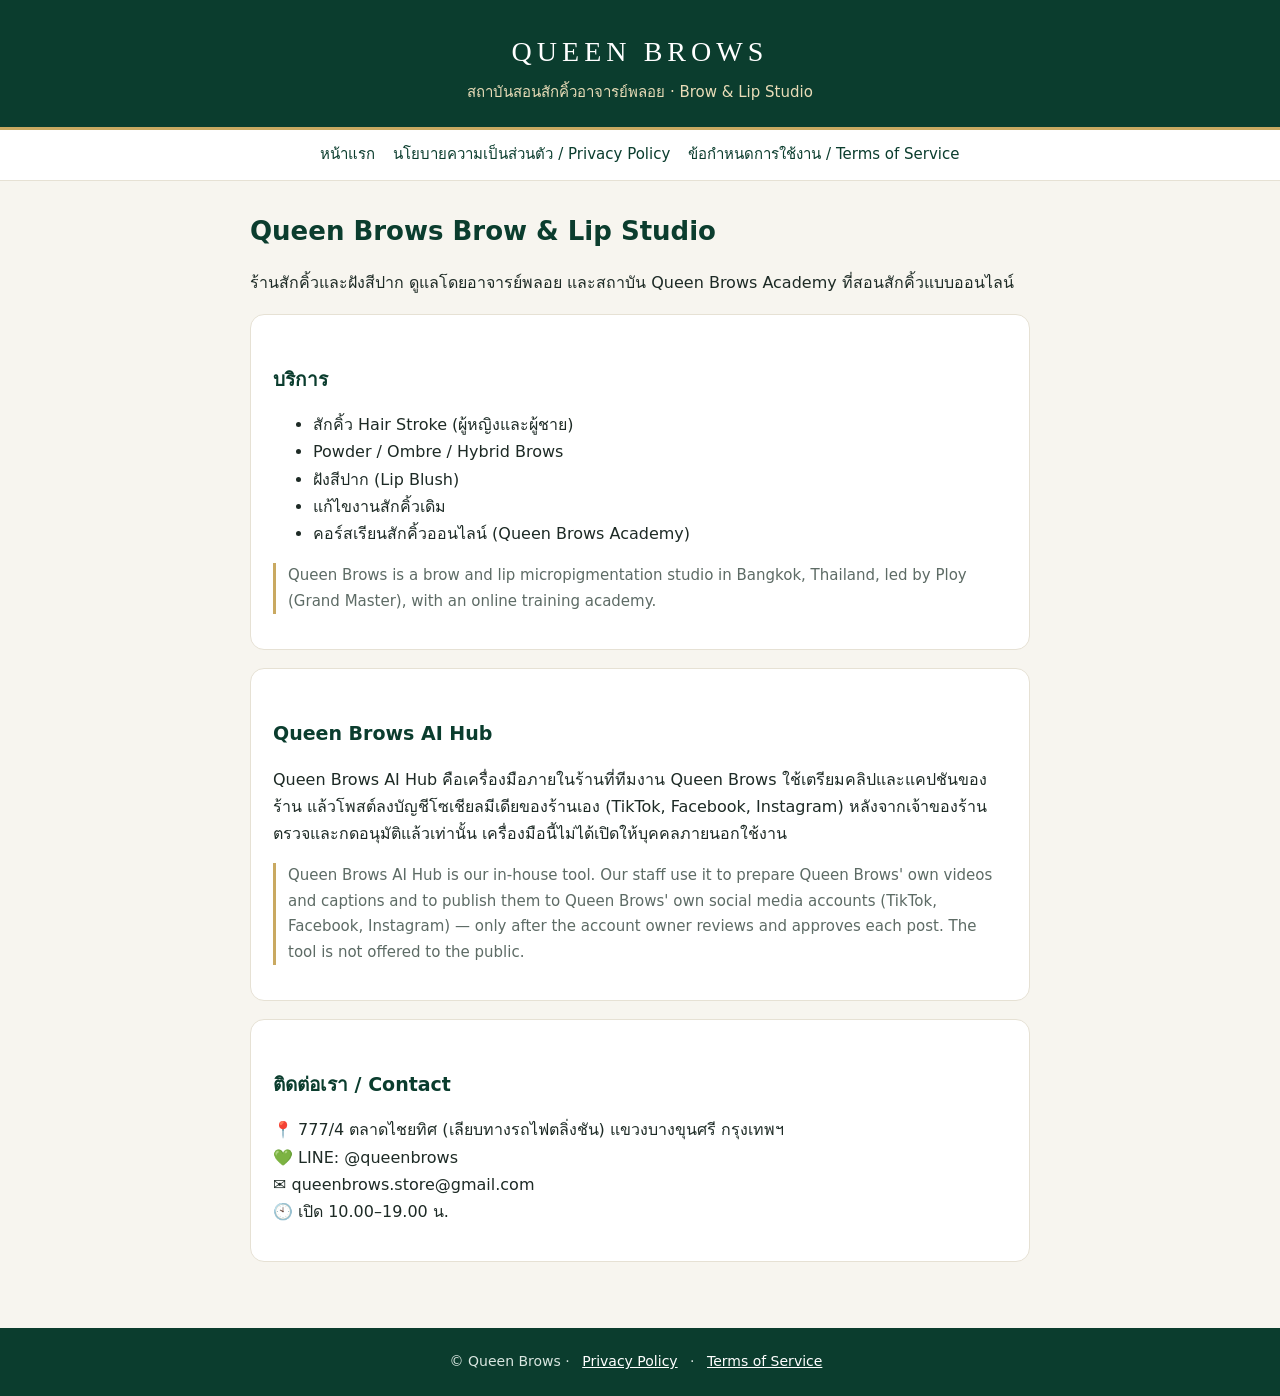
<file: index.html>
<!DOCTYPE html>
<html lang="th">
<head>
<meta charset="utf-8"><meta name="viewport" content="width=device-width, initial-scale=1">
<title>Queen Brows | สถาบันสอนสักคิ้วอาจารย์พลอย</title>
<meta name="description" content="Queen Brows Brow & Lip Studio และ Queen Brows Academy โดยอาจารย์พลอย ตลาดไชยทิศ บางขุนศรี กรุงเทพฯ">
<link rel="stylesheet" href="style.css">
</head>
<body>
<header><p class="brand">QUEEN BROWS</p><p class="sub">สถาบันสอนสักคิ้วอาจารย์พลอย · Brow &amp; Lip Studio</p></header>
<nav><a href="index.html">หน้าแรก</a><a href="privacy.html">นโยบายความเป็นส่วนตัว / Privacy Policy</a><a href="terms.html">ข้อกำหนดการใช้งาน / Terms of Service</a></nav>
<main>
  <h1>Queen Brows Brow &amp; Lip Studio</h1>
  <p>ร้านสักคิ้วและฝังสีปาก ดูแลโดยอาจารย์พลอย และสถาบัน Queen Brows Academy ที่สอนสักคิ้วแบบออนไลน์</p>
  <div class="card">
    <h2>บริการ</h2>
    <ul>
      <li>สักคิ้ว Hair Stroke (ผู้หญิงและผู้ชาย)</li>
      <li>Powder / Ombre / Hybrid Brows</li>
      <li>ฝังสีปาก (Lip Blush)</li>
      <li>แก้ไขงานสักคิ้วเดิม</li>
      <li>คอร์สเรียนสักคิ้วออนไลน์ (Queen Brows Academy)</li>
    </ul>
    <p class="en">Queen Brows is a brow and lip micropigmentation studio in Bangkok, Thailand, led by Ploy (Grand Master), with an online training academy.</p>
  </div>
  <div class="card">
    <h2>Queen Brows AI Hub</h2>
    <p>Queen Brows AI Hub คือเครื่องมือภายในร้านที่ทีมงาน Queen Brows ใช้เตรียมคลิปและแคปชันของร้าน แล้วโพสต์ลงบัญชีโซเชียลมีเดียของร้านเอง (TikTok, Facebook, Instagram) หลังจากเจ้าของร้านตรวจและกดอนุมัติแล้วเท่านั้น เครื่องมือนี้ไม่ได้เปิดให้บุคคลภายนอกใช้งาน</p>
    <p class="en">Queen Brows AI Hub is our in-house tool. Our staff use it to prepare Queen Brows' own videos and captions and to publish them to Queen Brows' own social media accounts (TikTok, Facebook, Instagram) — only after the account owner reviews and approves each post. The tool is not offered to the public.</p>
  </div>
  <div class="card">
    <h2>ติดต่อเรา / Contact</h2>
    <p>📍 777/4 ตลาดไชยทิศ (เลียบทางรถไฟตลิ่งชัน) แขวงบางขุนศรี กรุงเทพฯ<br>
    💚 LINE: @queenbrows<br>
    ✉️ queenbrows.store@gmail.com<br>
    🕙 เปิด 10.00–19.00 น.</p>
  </div>
</main>
<footer>© Queen Brows · <a href="privacy.html">Privacy Policy</a> · <a href="terms.html">Terms of Service</a></footer>
</body>
</html>
</file>
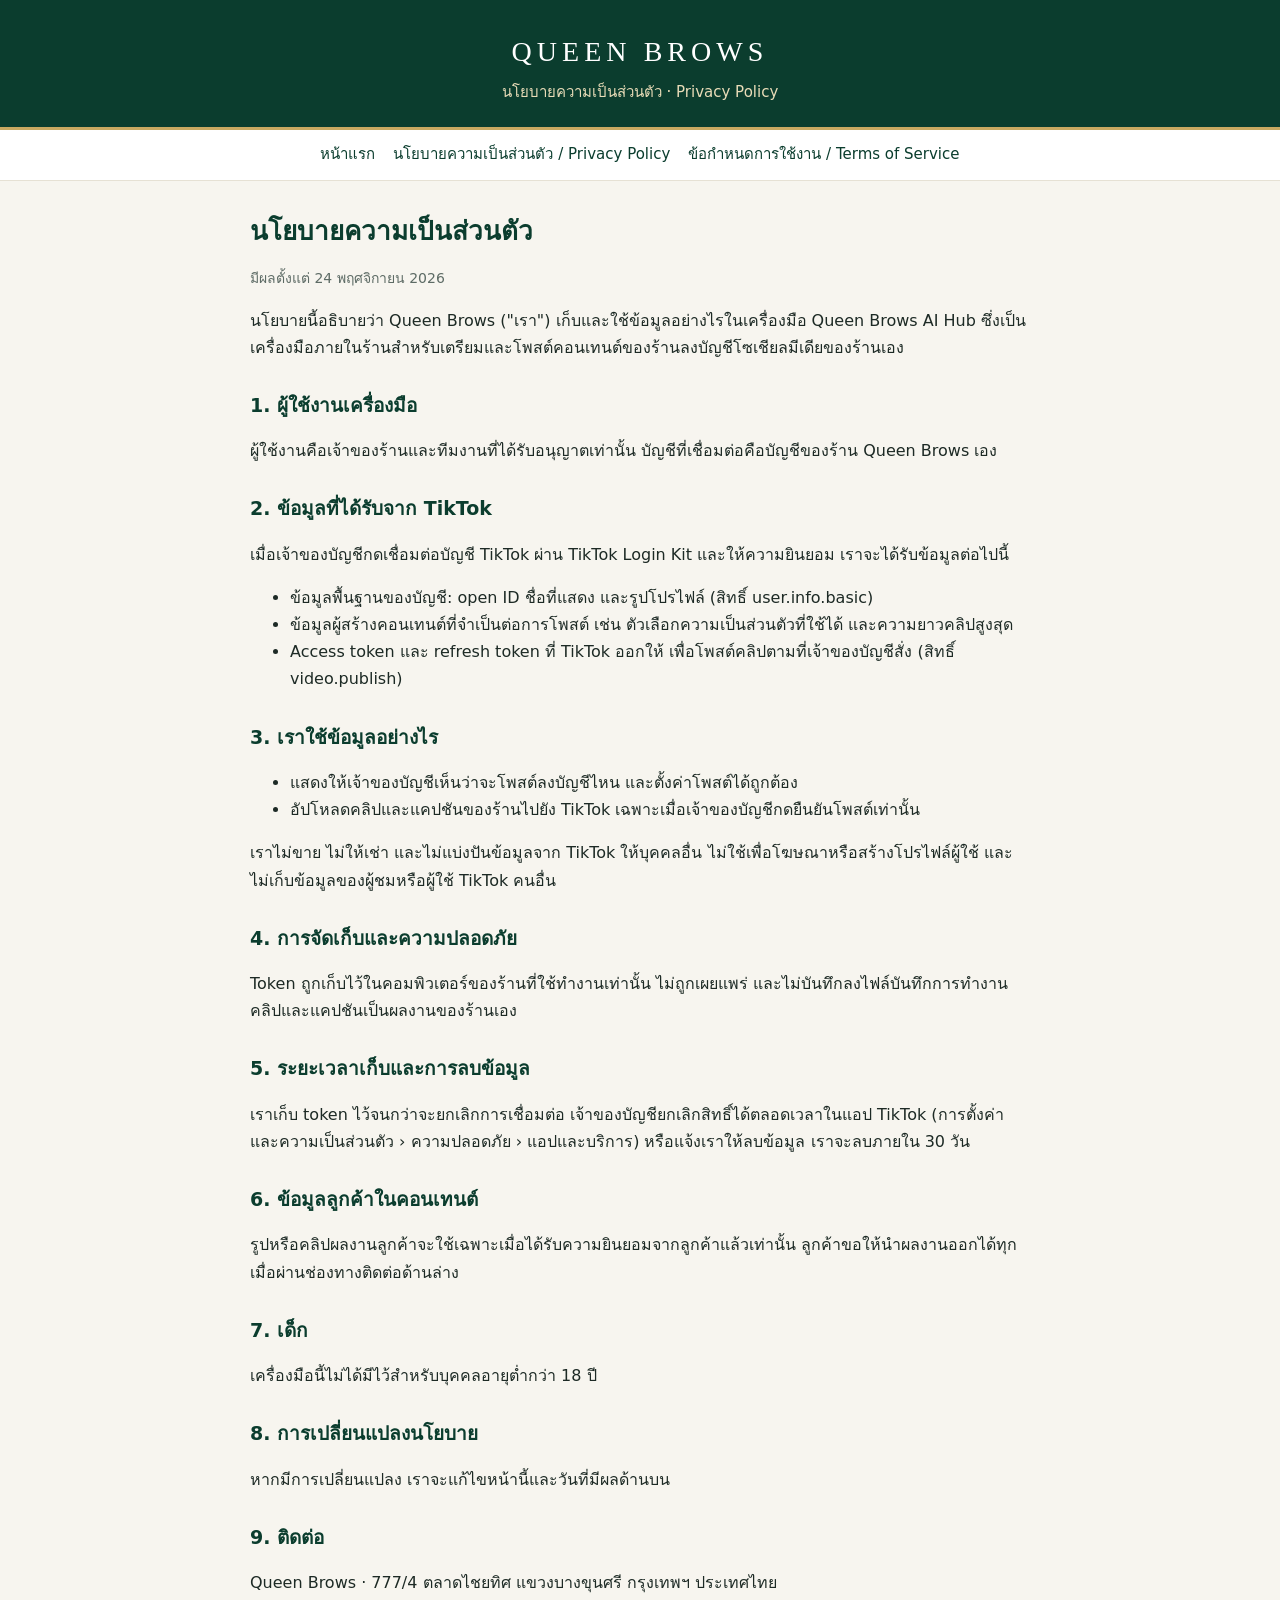
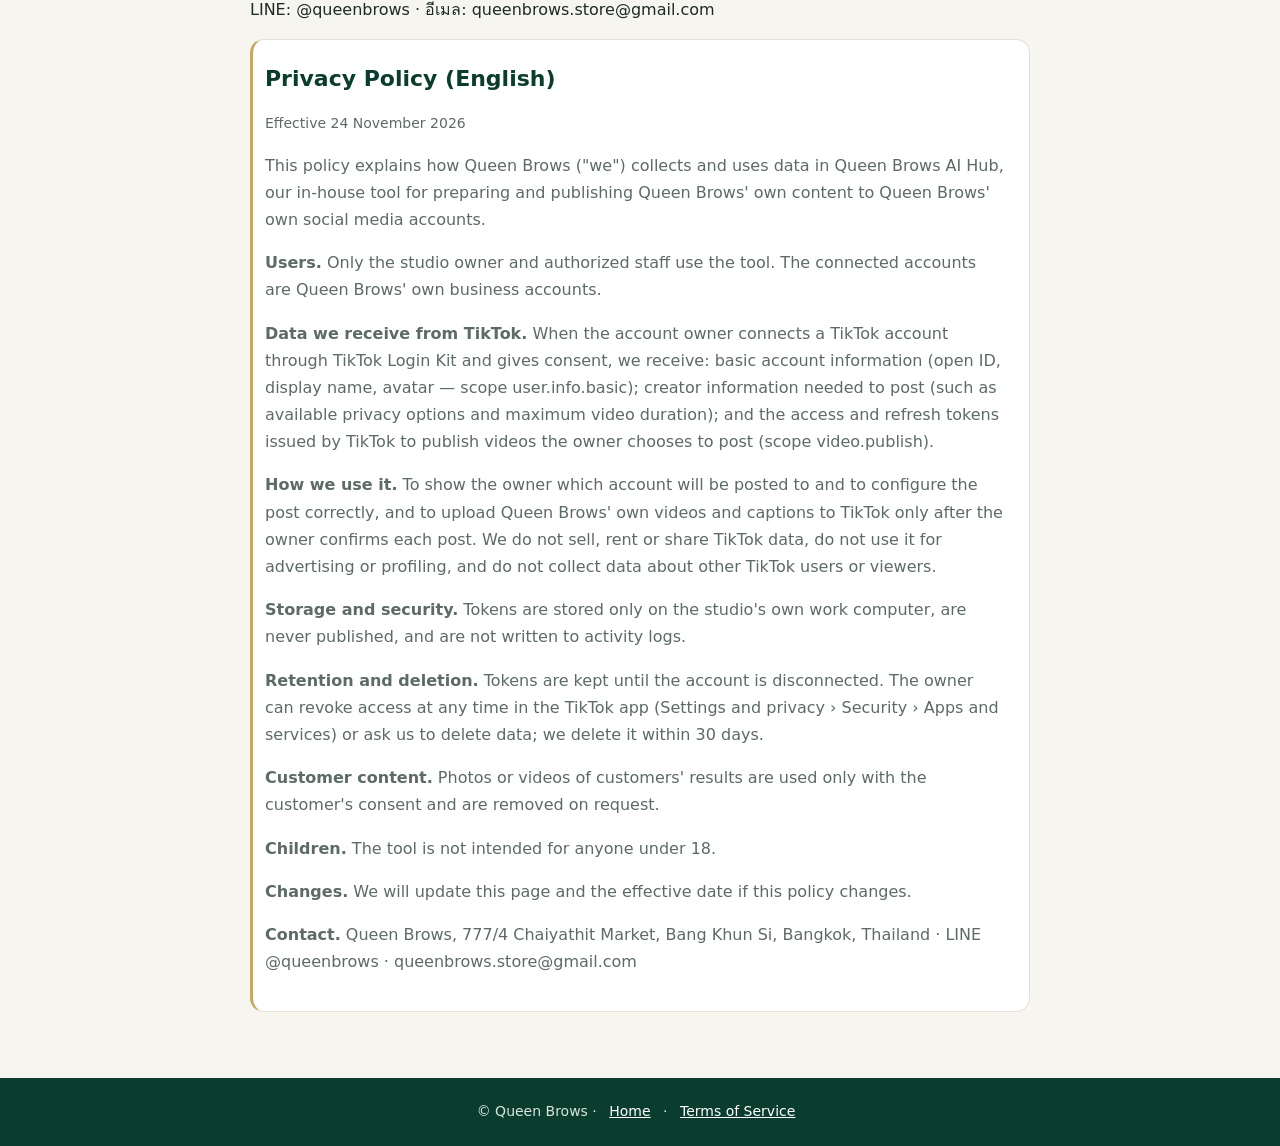
<file: privacy.html>
<!DOCTYPE html>
<html lang="th">
<head>
<meta charset="utf-8"><meta name="viewport" content="width=device-width, initial-scale=1">
<title>นโยบายความเป็นส่วนตัว | Privacy Policy — Queen Brows</title>
<link rel="stylesheet" href="style.css">
</head>
<body>
<header><p class="brand">QUEEN BROWS</p><p class="sub">นโยบายความเป็นส่วนตัว · Privacy Policy</p></header>
<nav><a href="index.html">หน้าแรก</a><a href="privacy.html">นโยบายความเป็นส่วนตัว / Privacy Policy</a><a href="terms.html">ข้อกำหนดการใช้งาน / Terms of Service</a></nav>
<main>
<h1>นโยบายความเป็นส่วนตัว</h1>
<p class="muted">มีผลตั้งแต่ 24 พฤศจิกายน 2026</p>
<p>นโยบายนี้อธิบายว่า Queen Brows ("เรา") เก็บและใช้ข้อมูลอย่างไรในเครื่องมือ Queen Brows AI Hub ซึ่งเป็นเครื่องมือภายในร้านสำหรับเตรียมและโพสต์คอนเทนต์ของร้านลงบัญชีโซเชียลมีเดียของร้านเอง</p>

<h2>1. ผู้ใช้งานเครื่องมือ</h2>
<p>ผู้ใช้งานคือเจ้าของร้านและทีมงานที่ได้รับอนุญาตเท่านั้น บัญชีที่เชื่อมต่อคือบัญชีของร้าน Queen Brows เอง</p>

<h2>2. ข้อมูลที่ได้รับจาก TikTok</h2>
<p>เมื่อเจ้าของบัญชีกดเชื่อมต่อบัญชี TikTok ผ่าน TikTok Login Kit และให้ความยินยอม เราจะได้รับข้อมูลต่อไปนี้</p>
<ul>
<li>ข้อมูลพื้นฐานของบัญชี: open ID ชื่อที่แสดง และรูปโปรไฟล์ (สิทธิ์ user.info.basic)</li>
<li>ข้อมูลผู้สร้างคอนเทนต์ที่จำเป็นต่อการโพสต์ เช่น ตัวเลือกความเป็นส่วนตัวที่ใช้ได้ และความยาวคลิปสูงสุด</li>
<li>Access token และ refresh token ที่ TikTok ออกให้ เพื่อโพสต์คลิปตามที่เจ้าของบัญชีสั่ง (สิทธิ์ video.publish)</li>
</ul>

<h2>3. เราใช้ข้อมูลอย่างไร</h2>
<ul>
<li>แสดงให้เจ้าของบัญชีเห็นว่าจะโพสต์ลงบัญชีไหน และตั้งค่าโพสต์ได้ถูกต้อง</li>
<li>อัปโหลดคลิปและแคปชันของร้านไปยัง TikTok เฉพาะเมื่อเจ้าของบัญชีกดยืนยันโพสต์เท่านั้น</li>
</ul>
<p>เราไม่ขาย ไม่ให้เช่า และไม่แบ่งปันข้อมูลจาก TikTok ให้บุคคลอื่น ไม่ใช้เพื่อโฆษณาหรือสร้างโปรไฟล์ผู้ใช้ และไม่เก็บข้อมูลของผู้ชมหรือผู้ใช้ TikTok คนอื่น</p>

<h2>4. การจัดเก็บและความปลอดภัย</h2>
<p>Token ถูกเก็บไว้ในคอมพิวเตอร์ของร้านที่ใช้ทำงานเท่านั้น ไม่ถูกเผยแพร่ และไม่บันทึกลงไฟล์บันทึกการทำงาน คลิปและแคปชันเป็นผลงานของร้านเอง</p>

<h2>5. ระยะเวลาเก็บและการลบข้อมูล</h2>
<p>เราเก็บ token ไว้จนกว่าจะยกเลิกการเชื่อมต่อ เจ้าของบัญชียกเลิกสิทธิ์ได้ตลอดเวลาในแอป TikTok (การตั้งค่าและความเป็นส่วนตัว › ความปลอดภัย › แอปและบริการ) หรือแจ้งเราให้ลบข้อมูล เราจะลบภายใน 30 วัน</p>

<h2>6. ข้อมูลลูกค้าในคอนเทนต์</h2>
<p>รูปหรือคลิปผลงานลูกค้าจะใช้เฉพาะเมื่อได้รับความยินยอมจากลูกค้าแล้วเท่านั้น ลูกค้าขอให้นำผลงานออกได้ทุกเมื่อผ่านช่องทางติดต่อด้านล่าง</p>

<h2>7. เด็ก</h2>
<p>เครื่องมือนี้ไม่ได้มีไว้สำหรับบุคคลอายุต่ำกว่า 18 ปี</p>

<h2>8. การเปลี่ยนแปลงนโยบาย</h2>
<p>หากมีการเปลี่ยนแปลง เราจะแก้ไขหน้านี้และวันที่มีผลด้านบน</p>

<h2>9. ติดต่อ</h2>
<p>Queen Brows · 777/4 ตลาดไชยทิศ แขวงบางขุนศรี กรุงเทพฯ ประเทศไทย<br>LINE: @queenbrows · อีเมล: queenbrows.store@gmail.com</p>

<div class="card en">
<h1 style="font-size:22px">Privacy Policy (English)</h1>
<p class="muted">Effective 24 November 2026</p>
<p>This policy explains how Queen Brows ("we") collects and uses data in Queen Brows AI Hub, our in-house tool for preparing and publishing Queen Brows' own content to Queen Brows' own social media accounts.</p>
<p><b>Users.</b> Only the studio owner and authorized staff use the tool. The connected accounts are Queen Brows' own business accounts.</p>
<p><b>Data we receive from TikTok.</b> When the account owner connects a TikTok account through TikTok Login Kit and gives consent, we receive: basic account information (open ID, display name, avatar — scope user.info.basic); creator information needed to post (such as available privacy options and maximum video duration); and the access and refresh tokens issued by TikTok to publish videos the owner chooses to post (scope video.publish).</p>
<p><b>How we use it.</b> To show the owner which account will be posted to and to configure the post correctly, and to upload Queen Brows' own videos and captions to TikTok only after the owner confirms each post. We do not sell, rent or share TikTok data, do not use it for advertising or profiling, and do not collect data about other TikTok users or viewers.</p>
<p><b>Storage and security.</b> Tokens are stored only on the studio's own work computer, are never published, and are not written to activity logs.</p>
<p><b>Retention and deletion.</b> Tokens are kept until the account is disconnected. The owner can revoke access at any time in the TikTok app (Settings and privacy › Security › Apps and services) or ask us to delete data; we delete it within 30 days.</p>
<p><b>Customer content.</b> Photos or videos of customers' results are used only with the customer's consent and are removed on request.</p>
<p><b>Children.</b> The tool is not intended for anyone under 18.</p>
<p><b>Changes.</b> We will update this page and the effective date if this policy changes.</p>
<p><b>Contact.</b> Queen Brows, 777/4 Chaiyathit Market, Bang Khun Si, Bangkok, Thailand · LINE @queenbrows · queenbrows.store@gmail.com</p>
</div>
</main>
<footer>© Queen Brows · <a href="index.html">Home</a> · <a href="terms.html">Terms of Service</a></footer>
</body>
</html>
</file>
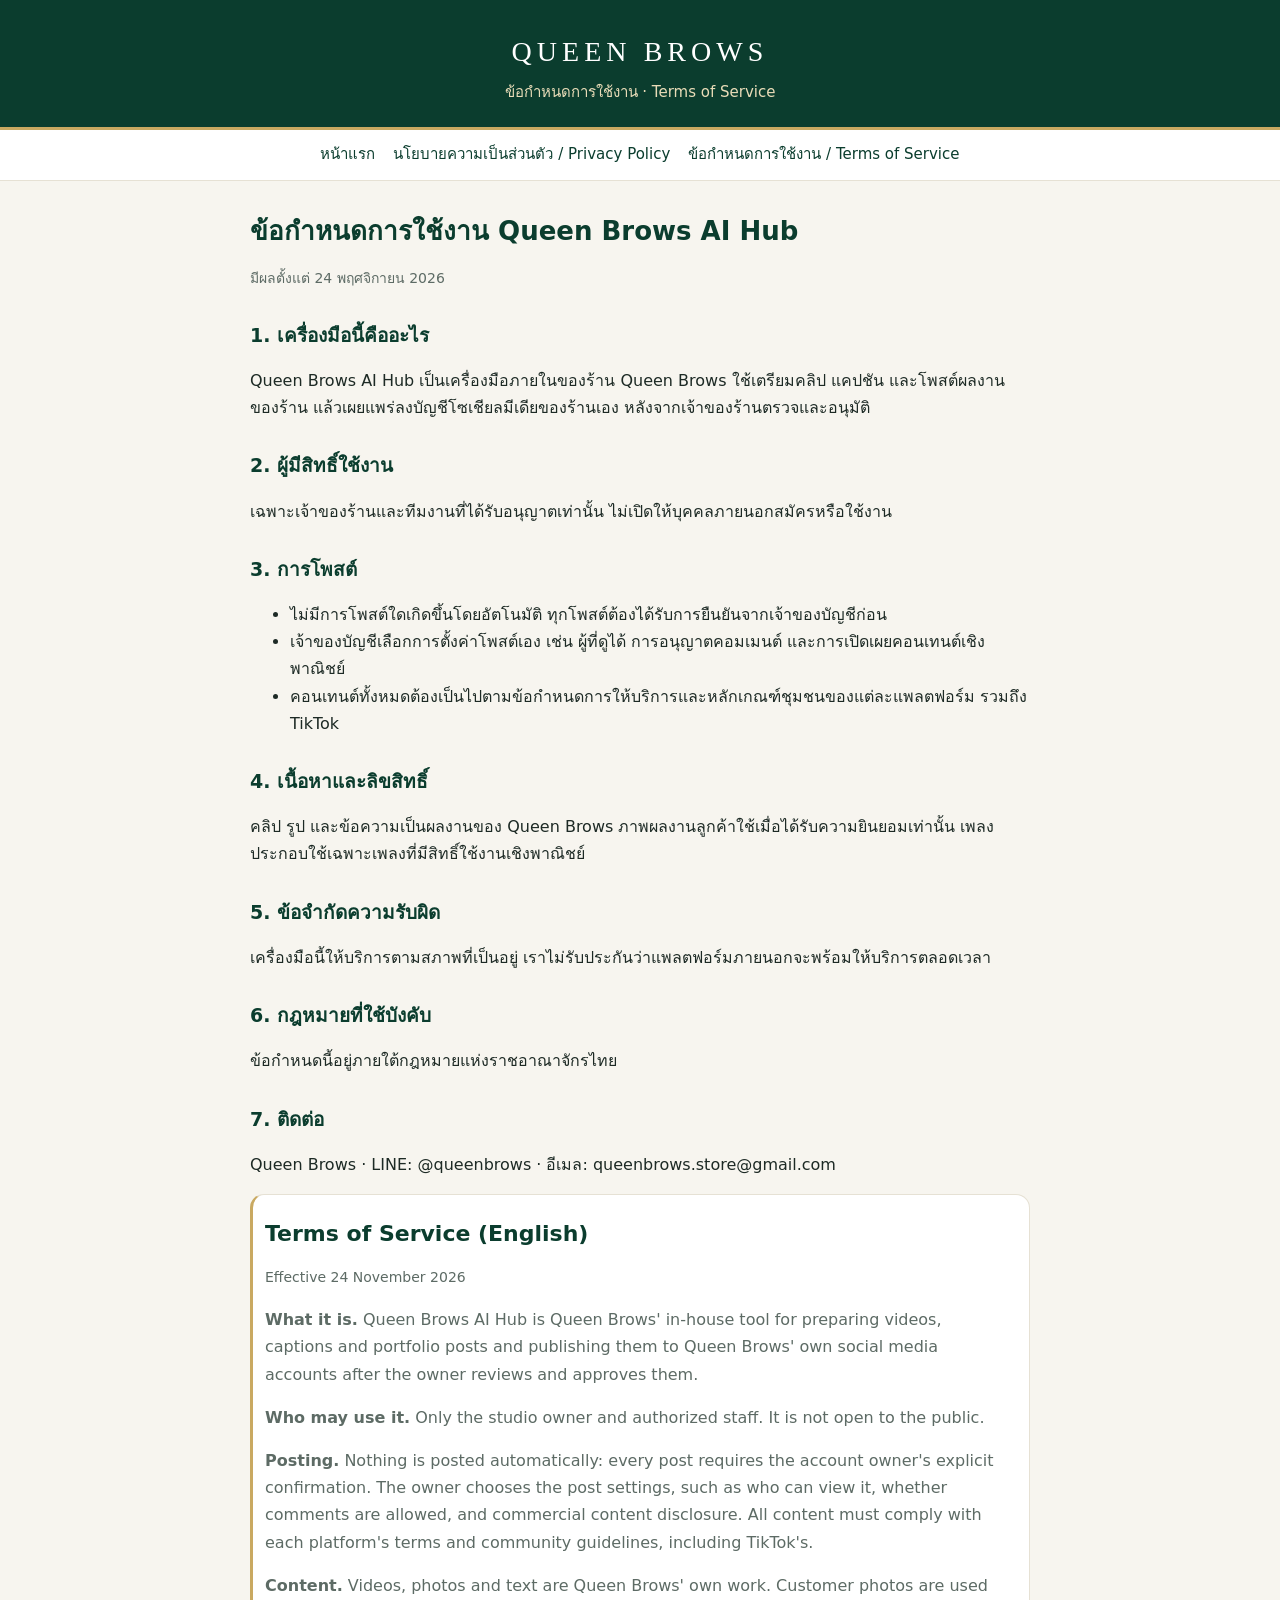
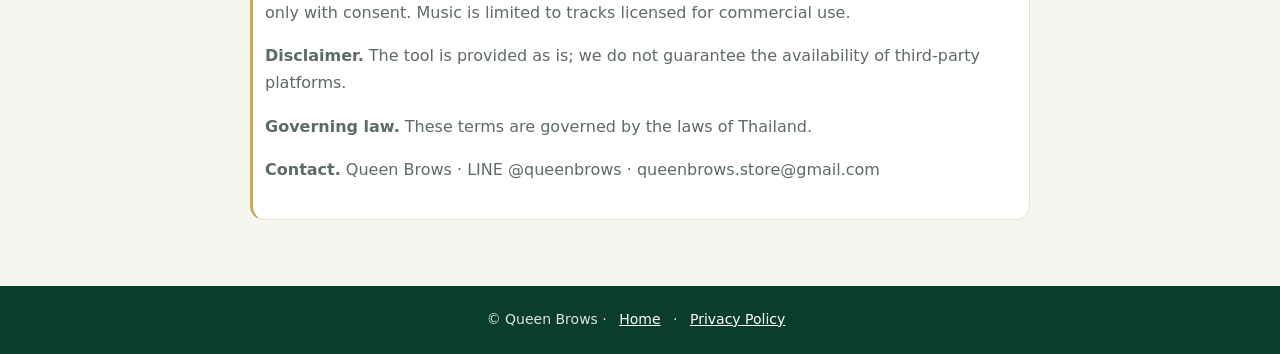
<file: terms.html>
<!DOCTYPE html>
<html lang="th">
<head>
<meta charset="utf-8"><meta name="viewport" content="width=device-width, initial-scale=1">
<title>ข้อกำหนดการใช้งาน | Terms of Service — Queen Brows</title>
<link rel="stylesheet" href="style.css">
</head>
<body>
<header><p class="brand">QUEEN BROWS</p><p class="sub">ข้อกำหนดการใช้งาน · Terms of Service</p></header>
<nav><a href="index.html">หน้าแรก</a><a href="privacy.html">นโยบายความเป็นส่วนตัว / Privacy Policy</a><a href="terms.html">ข้อกำหนดการใช้งาน / Terms of Service</a></nav>
<main>
<h1>ข้อกำหนดการใช้งาน Queen Brows AI Hub</h1>
<p class="muted">มีผลตั้งแต่ 24 พฤศจิกายน 2026</p>
<h2>1. เครื่องมือนี้คืออะไร</h2>
<p>Queen Brows AI Hub เป็นเครื่องมือภายในของร้าน Queen Brows ใช้เตรียมคลิป แคปชัน และโพสต์ผลงานของร้าน แล้วเผยแพร่ลงบัญชีโซเชียลมีเดียของร้านเอง หลังจากเจ้าของร้านตรวจและอนุมัติ</p>
<h2>2. ผู้มีสิทธิ์ใช้งาน</h2>
<p>เฉพาะเจ้าของร้านและทีมงานที่ได้รับอนุญาตเท่านั้น ไม่เปิดให้บุคคลภายนอกสมัครหรือใช้งาน</p>
<h2>3. การโพสต์</h2>
<ul>
<li>ไม่มีการโพสต์ใดเกิดขึ้นโดยอัตโนมัติ ทุกโพสต์ต้องได้รับการยืนยันจากเจ้าของบัญชีก่อน</li>
<li>เจ้าของบัญชีเลือกการตั้งค่าโพสต์เอง เช่น ผู้ที่ดูได้ การอนุญาตคอมเมนต์ และการเปิดเผยคอนเทนต์เชิงพาณิชย์</li>
<li>คอนเทนต์ทั้งหมดต้องเป็นไปตามข้อกำหนดการให้บริการและหลักเกณฑ์ชุมชนของแต่ละแพลตฟอร์ม รวมถึง TikTok</li>
</ul>
<h2>4. เนื้อหาและลิขสิทธิ์</h2>
<p>คลิป รูป และข้อความเป็นผลงานของ Queen Brows ภาพผลงานลูกค้าใช้เมื่อได้รับความยินยอมเท่านั้น เพลงประกอบใช้เฉพาะเพลงที่มีสิทธิ์ใช้งานเชิงพาณิชย์</p>
<h2>5. ข้อจำกัดความรับผิด</h2>
<p>เครื่องมือนี้ให้บริการตามสภาพที่เป็นอยู่ เราไม่รับประกันว่าแพลตฟอร์มภายนอกจะพร้อมให้บริการตลอดเวลา</p>
<h2>6. กฎหมายที่ใช้บังคับ</h2>
<p>ข้อกำหนดนี้อยู่ภายใต้กฎหมายแห่งราชอาณาจักรไทย</p>
<h2>7. ติดต่อ</h2>
<p>Queen Brows · LINE: @queenbrows · อีเมล: queenbrows.store@gmail.com</p>

<div class="card en">
<h1 style="font-size:22px">Terms of Service (English)</h1>
<p class="muted">Effective 24 November 2026</p>
<p><b>What it is.</b> Queen Brows AI Hub is Queen Brows' in-house tool for preparing videos, captions and portfolio posts and publishing them to Queen Brows' own social media accounts after the owner reviews and approves them.</p>
<p><b>Who may use it.</b> Only the studio owner and authorized staff. It is not open to the public.</p>
<p><b>Posting.</b> Nothing is posted automatically: every post requires the account owner's explicit confirmation. The owner chooses the post settings, such as who can view it, whether comments are allowed, and commercial content disclosure. All content must comply with each platform's terms and community guidelines, including TikTok's.</p>
<p><b>Content.</b> Videos, photos and text are Queen Brows' own work. Customer photos are used only with consent. Music is limited to tracks licensed for commercial use.</p>
<p><b>Disclaimer.</b> The tool is provided as is; we do not guarantee the availability of third-party platforms.</p>
<p><b>Governing law.</b> These terms are governed by the laws of Thailand.</p>
<p><b>Contact.</b> Queen Brows · LINE @queenbrows · queenbrows.store@gmail.com</p>
</div>
</main>
<footer>© Queen Brows · <a href="index.html">Home</a> · <a href="privacy.html">Privacy Policy</a></footer>
</body>
</html>
</file>
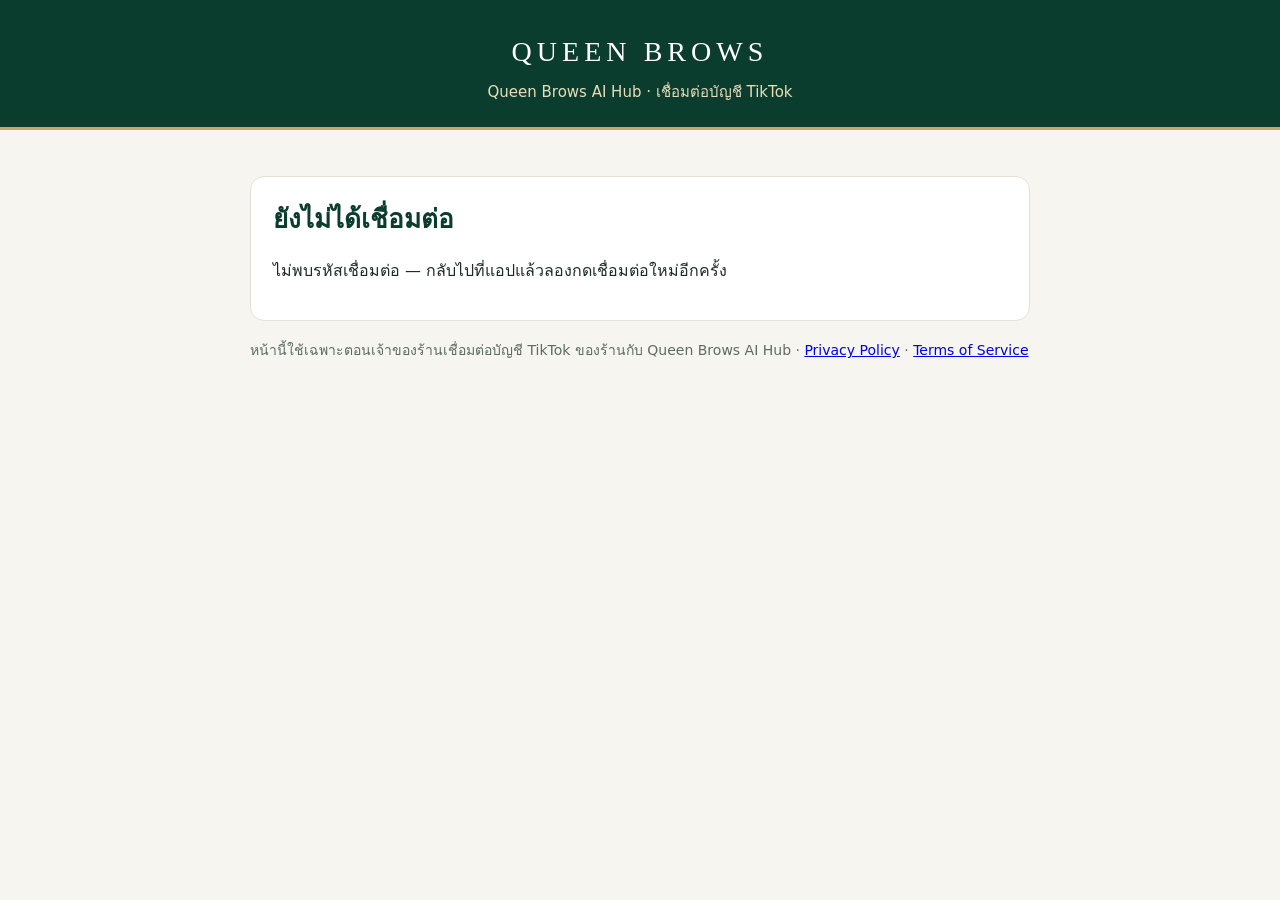
<file: tiktok/callback.html>
<!DOCTYPE html>
<html lang="th">
<head>
<meta charset="utf-8"><meta name="viewport" content="width=device-width, initial-scale=1">
<meta name="robots" content="noindex">
<title>เชื่อมต่อ TikTok | Queen Brows AI Hub</title>
<link rel="stylesheet" href="../style.css">
</head>
<body>
<header><p class="brand">QUEEN BROWS</p><p class="sub">Queen Brows AI Hub · เชื่อมต่อบัญชี TikTok</p></header>
<main>
<div class="card" id="box"><p>กำลังตรวจสอบ…</p></div>
<p class="muted">หน้านี้ใช้เฉพาะตอนเจ้าของร้านเชื่อมต่อบัญชี TikTok ของร้านกับ Queen Brows AI Hub · <a href="../privacy.html">Privacy Policy</a> · <a href="../terms.html">Terms of Service</a></p>
</main>
<script>
const q=new URLSearchParams(location.search),box=document.getElementById('box');
const code=q.get('code'),err=q.get('error');
if(code){
  box.innerHTML='<h1>เชื่อมต่อแล้ว ✓</h1><p>กดปุ่มด้านล่างเพื่อคัดลอกรหัส แล้วกลับไปวางในแอป Queen Brows AI Hub (รหัสใช้ได้ไม่กี่นาที)</p><p><button class="btn" id="cp">คัดลอกรหัสเชื่อมต่อ</button></p><p class="en">Connected. Copy the code and paste it into Queen Brows AI Hub within a few minutes.</p>';
  document.getElementById('cp').onclick=()=>navigator.clipboard.writeText(code).then(()=>{document.getElementById('cp').textContent='คัดลอกแล้ว ✓';});
  history.replaceState(null,'',location.pathname);
}else{
  box.innerHTML='<h1>ยังไม่ได้เชื่อมต่อ</h1><p>'+(err?'TikTok แจ้งว่า: '+String(err).replace(/[<>&]/g,''):'ไม่พบรหัสเชื่อมต่อ')+' — กลับไปที่แอปแล้วลองกดเชื่อมต่อใหม่อีกครั้ง</p>';
}
</script>
</body>
</html>
</file>
<file: style.css>
:root{--em:#0B3D2E;--em2:#12553f;--gold:#C9A961;--ink:#1d2a25;--muted:#5d6b65;--bg:#f7f5ef}
*{box-sizing:border-box}html{-webkit-text-size-adjust:100%}
body{margin:0;font-family:"Kanit","Noto Sans Thai",system-ui,-apple-system,"Segoe UI",sans-serif;color:var(--ink);background:var(--bg);line-height:1.7}
header{background:var(--em);color:#fff;padding:28px 20px 22px;text-align:center;border-bottom:3px solid var(--gold)}
header .brand{font-family:"Playfair Display",Georgia,serif;letter-spacing:.18em;font-size:28px;margin:0}
header .sub{margin:4px 0 0;color:#e9dcb8;font-size:15px}
nav{display:flex;justify-content:center;gap:18px;flex-wrap:wrap;padding:12px 16px;background:#fff;border-bottom:1px solid #e6e1d4;font-size:15px}
nav a{color:var(--em);text-decoration:none;font-weight:500}nav a:hover{text-decoration:underline}
main{max-width:820px;margin:0 auto;padding:28px 20px 48px}
h1{font-size:26px;color:var(--em);margin:0 0 6px}h2{font-size:19px;color:var(--em);margin:28px 0 6px}
p,li{font-size:16px}.muted{color:var(--muted);font-size:14px}
.card{background:#fff;border:1px solid #e6e1d4;border-radius:14px;padding:20px 22px;margin:18px 0}
.en{color:var(--muted);font-size:15px;border-left:3px solid var(--gold);padding-left:12px;margin-top:8px}
footer{background:var(--em);color:#d9e6e0;text-align:center;padding:22px 16px;font-size:14px}
footer a{color:#fff;margin:0 8px}
.btn{display:inline-block;background:var(--em);color:#fff;padding:10px 18px;border-radius:999px;text-decoration:none;margin:4px 6px 0 0}
.btn.gold{background:var(--gold);color:var(--em)}
</file>
